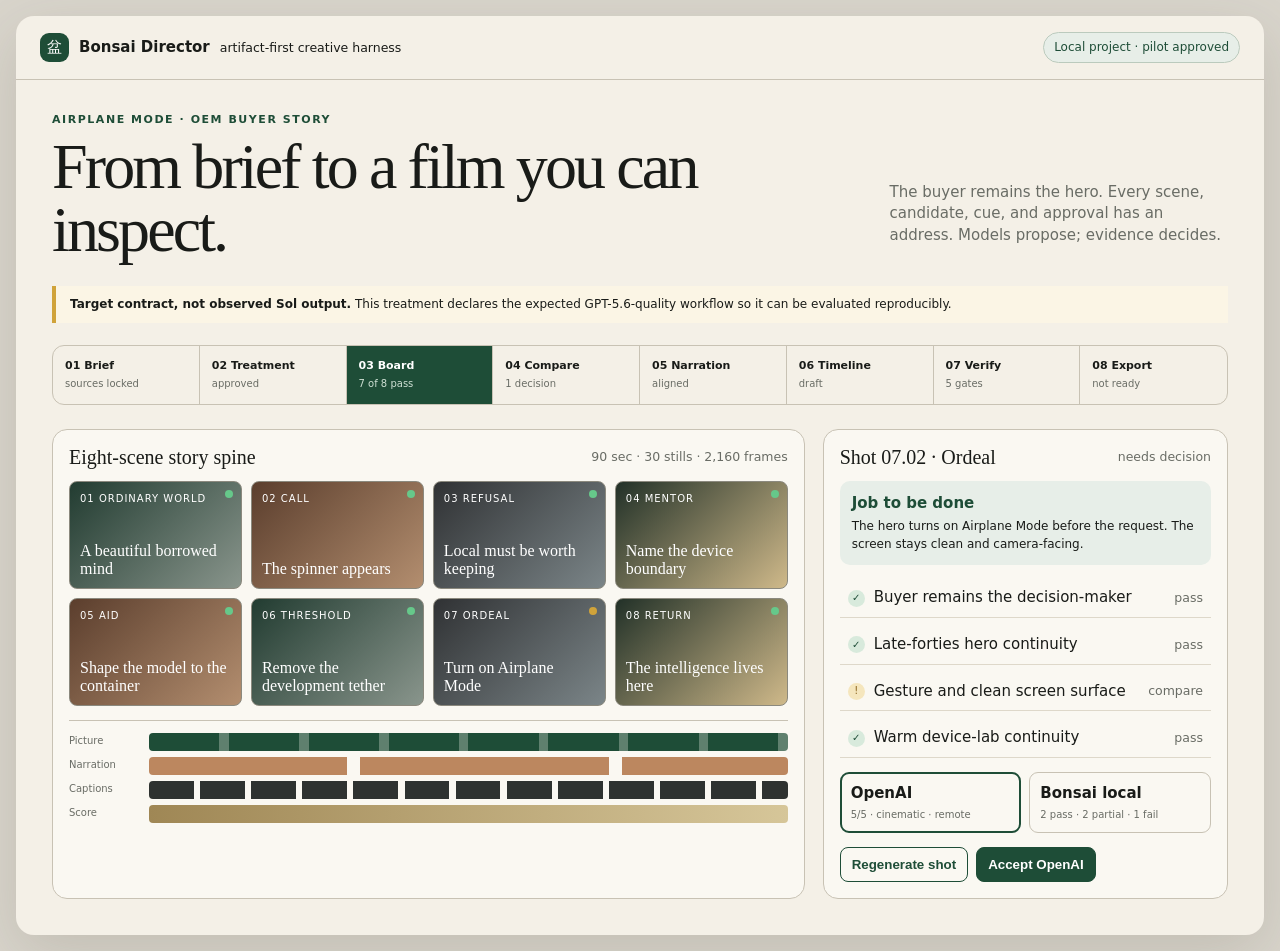
<file: docs/evaluation/sol-5-6-target.html>
<!doctype html>
<html lang="en">
<head>
  <meta charset="utf-8">
  <meta name="viewport" content="width=device-width,initial-scale=1">
  <title>Sol 5.6 target contract</title>
  <style>
    :root{--paper:#f4f0e7;--ink:#191b18;--muted:#696c65;--green:#1e4d37;--line:#c8c2b4;--amber:#d0a33a;--soft:#e7eee8}
    *{box-sizing:border-box}body{margin:0;background:#d9d5cc;color:var(--ink);font:15px/1.45 Inter,ui-sans-serif,system-ui,sans-serif}
    main{width:min(1440px,calc(100% - 32px));min-height:calc(100vh - 32px);margin:16px auto;background:var(--paper);border-radius:18px;box-shadow:0 18px 60px #5d594c30;overflow:hidden}
    header{display:flex;align-items:center;justify-content:space-between;padding:16px 24px;border-bottom:1px solid var(--line)}
    .brand{display:flex;align-items:center;gap:10px}.mark{display:grid;place-items:center;width:29px;height:29px;border-radius:9px;background:var(--green);color:#fff;font-family:Georgia,serif}
    .badge{padding:6px 10px;border:1px solid #bbcabd;border-radius:100px;background:var(--soft);color:var(--green);font-size:12px}
    .intro{display:grid;grid-template-columns:1.4fr .6fr;gap:48px;padding:32px 36px 24px}.eyebrow{text-transform:uppercase;letter-spacing:.14em;color:var(--green);font-size:11px;font-weight:800}
    h1{margin:8px 0 0;font:500 clamp(38px,5vw,72px)/.98 Georgia,serif;letter-spacing:-.045em}.intro p{align-self:end;color:var(--muted);max-width:42ch}
    .warning{margin:0 36px 22px;padding:10px 14px;border-left:4px solid var(--amber);background:#fbf5e5;font-size:12px}
    .stages{display:grid;grid-template-columns:repeat(8,1fr);margin:0 36px 24px;border:1px solid var(--line);border-radius:12px;overflow:hidden}
    .stage{padding:12px;border-right:1px solid var(--line);min-width:0}.stage:last-child{border:0}.stage b,.stage span{display:block}.stage b{font-size:11px}.stage span{color:var(--muted);font-size:10px;margin-top:3px}.stage.active{background:var(--green);color:#fff}.stage.active span{color:#cfe0d4}
    .workspace{display:grid;grid-template-columns:1.3fr .7fr;gap:18px;padding:0 36px 36px}.board,.inspector{border:1px solid var(--line);border-radius:15px;background:#faf8f2;padding:16px}
    .panel-head{display:flex;justify-content:space-between;align-items:center;margin-bottom:12px}.panel-head small{color:var(--muted)}h2{margin:0;font:500 20px Georgia,serif}
    .scenes{display:grid;grid-template-columns:repeat(4,1fr);gap:9px}.scene{position:relative;aspect-ratio:16/10;border:1px solid #8b897e;border-radius:8px;overflow:hidden;background:linear-gradient(135deg,#223c31,#89958c);color:#fff;padding:10px;display:flex;flex-direction:column;justify-content:space-between}
    .scene:nth-child(2),.scene:nth-child(5){background:linear-gradient(135deg,#5b3e2d,#b38e6f)}.scene:nth-child(3),.scene:nth-child(7){background:linear-gradient(135deg,#303234,#7b8588)}.scene:nth-child(4),.scene:nth-child(8){background:linear-gradient(135deg,#223128,#cfb98a)}
    .scene span{font-size:10px;text-transform:uppercase;letter-spacing:.1em}.scene strong{font:500 16px Georgia,serif}.scene i{position:absolute;right:8px;top:8px;width:8px;height:8px;border-radius:50%;background:#66c88a}.scene.warn i{background:var(--amber)}
    .tracks{margin-top:14px;border-top:1px solid var(--line);padding-top:12px;display:grid;gap:6px}.track{display:grid;grid-template-columns:72px 1fr;gap:8px;align-items:center;font-size:10px;color:var(--muted)}.track div{height:18px;border-radius:4px;background:repeating-linear-gradient(90deg,var(--green) 0 11%,#5f806e 11% 12.5%)}.track:nth-child(2) div{background:linear-gradient(90deg,#bc875f 0 31%,transparent 31% 33%,#bc875f 33% 72%,transparent 72% 74%,#bc875f 74%)}.track:nth-child(3) div{background:repeating-linear-gradient(90deg,#2e3230 0 7%,transparent 7% 8%)}.track:nth-child(4) div{background:linear-gradient(90deg,#9f8755,#d6c699)}
    .summary{padding:12px;border-radius:10px;background:var(--soft)}.summary b{display:block;color:var(--green)}.summary p{margin:4px 0 0;font-size:12px}
    .criteria{display:grid;gap:8px;margin:14px 0}.criterion{display:grid;grid-template-columns:18px 1fr auto;gap:8px;align-items:center;padding:8px;border-bottom:1px solid #ded8ca}.check{display:grid;place-items:center;width:17px;height:17px;border-radius:50%;background:#d8eadc;color:var(--green);font-size:10px}.criterion.warn .check{background:#f5e6bd;color:#8a641e}.criterion small{color:var(--muted)}
    .providers{display:grid;grid-template-columns:1fr 1fr;gap:8px}.provider{padding:10px;border:1px solid var(--line);border-radius:9px}.provider.selected{border:2px solid var(--green);padding:9px}.provider b,.provider span{display:block}.provider span{color:var(--muted);font-size:10px;margin-top:3px}
    .actions{display:flex;gap:8px;margin-top:14px}button{border:1px solid var(--green);border-radius:8px;background:transparent;color:var(--green);padding:9px 11px;font-weight:700}button.primary{background:var(--green);color:#fff}
    @media(max-width:850px){.intro,.workspace{grid-template-columns:1fr}.stages{grid-template-columns:repeat(4,1fr)}.scenes{grid-template-columns:repeat(2,1fr)}}
  </style>
</head>
<body>
<main>
  <header><div class="brand"><span class="mark">盆</span><strong>Bonsai Director</strong><small>artifact-first creative harness</small></div><span class="badge">Local project · pilot approved</span></header>
  <section class="intro"><div><div class="eyebrow">Airplane Mode · OEM buyer story</div><h1>From brief to a film you can inspect.</h1></div><p>The buyer remains the hero. Every scene, candidate, cue, and approval has an address. Models propose; evidence decides.</p></section>
  <div class="warning"><strong>Target contract, not observed Sol output.</strong> This treatment declares the expected GPT-5.6-quality workflow so it can be evaluated reproducibly.</div>
  <section class="stages" aria-label="Creative workflow stages">
    <div class="stage"><b>01 Brief</b><span>sources locked</span></div><div class="stage"><b>02 Treatment</b><span>approved</span></div><div class="stage active"><b>03 Board</b><span>7 of 8 pass</span></div><div class="stage"><b>04 Compare</b><span>1 decision</span></div><div class="stage"><b>05 Narration</b><span>aligned</span></div><div class="stage"><b>06 Timeline</b><span>draft</span></div><div class="stage"><b>07 Verify</b><span>5 gates</span></div><div class="stage"><b>08 Export</b><span>not ready</span></div>
  </section>
  <section class="workspace">
    <div class="board">
      <div class="panel-head"><h2>Eight-scene story spine</h2><small>90 sec · 30 stills · 2,160 frames</small></div>
      <div class="scenes">
        <article class="scene"><i></i><span>01 Ordinary world</span><strong>A beautiful borrowed mind</strong></article>
        <article class="scene"><i></i><span>02 Call</span><strong>The spinner appears</strong></article>
        <article class="scene"><i></i><span>03 Refusal</span><strong>Local must be worth keeping</strong></article>
        <article class="scene"><i></i><span>04 Mentor</span><strong>Name the device boundary</strong></article>
        <article class="scene"><i></i><span>05 Aid</span><strong>Shape the model to the container</strong></article>
        <article class="scene"><i></i><span>06 Threshold</span><strong>Remove the development tether</strong></article>
        <article class="scene warn"><i></i><span>07 Ordeal</span><strong>Turn on Airplane Mode</strong></article>
        <article class="scene"><i></i><span>08 Return</span><strong>The intelligence lives here</strong></article>
      </div>
      <div class="tracks"><div class="track"><span>Picture</span><div></div></div><div class="track"><span>Narration</span><div></div></div><div class="track"><span>Captions</span><div></div></div><div class="track"><span>Score</span><div></div></div></div>
    </div>
    <aside class="inspector">
      <div class="panel-head"><h2>Shot 07.02 · Ordeal</h2><small>needs decision</small></div>
      <div class="summary"><b>Job to be done</b><p>The hero turns on Airplane Mode before the request. The screen stays clean and camera-facing.</p></div>
      <div class="criteria">
        <div class="criterion"><span class="check">✓</span><span>Buyer remains the decision-maker</span><small>pass</small></div>
        <div class="criterion"><span class="check">✓</span><span>Late-forties hero continuity</span><small>pass</small></div>
        <div class="criterion warn"><span class="check">!</span><span>Gesture and clean screen surface</span><small>compare</small></div>
        <div class="criterion"><span class="check">✓</span><span>Warm device-lab continuity</span><small>pass</small></div>
      </div>
      <div class="providers"><div class="provider selected"><b>OpenAI</b><span>5/5 · cinematic · remote</span></div><div class="provider"><b>Bonsai local</b><span>2 pass · 2 partial · 1 fail</span></div></div>
      <div class="actions"><button>Regenerate shot</button><button class="primary">Accept OpenAI</button></div>
    </aside>
  </section>
</main>
</body>
</html>
</file>
